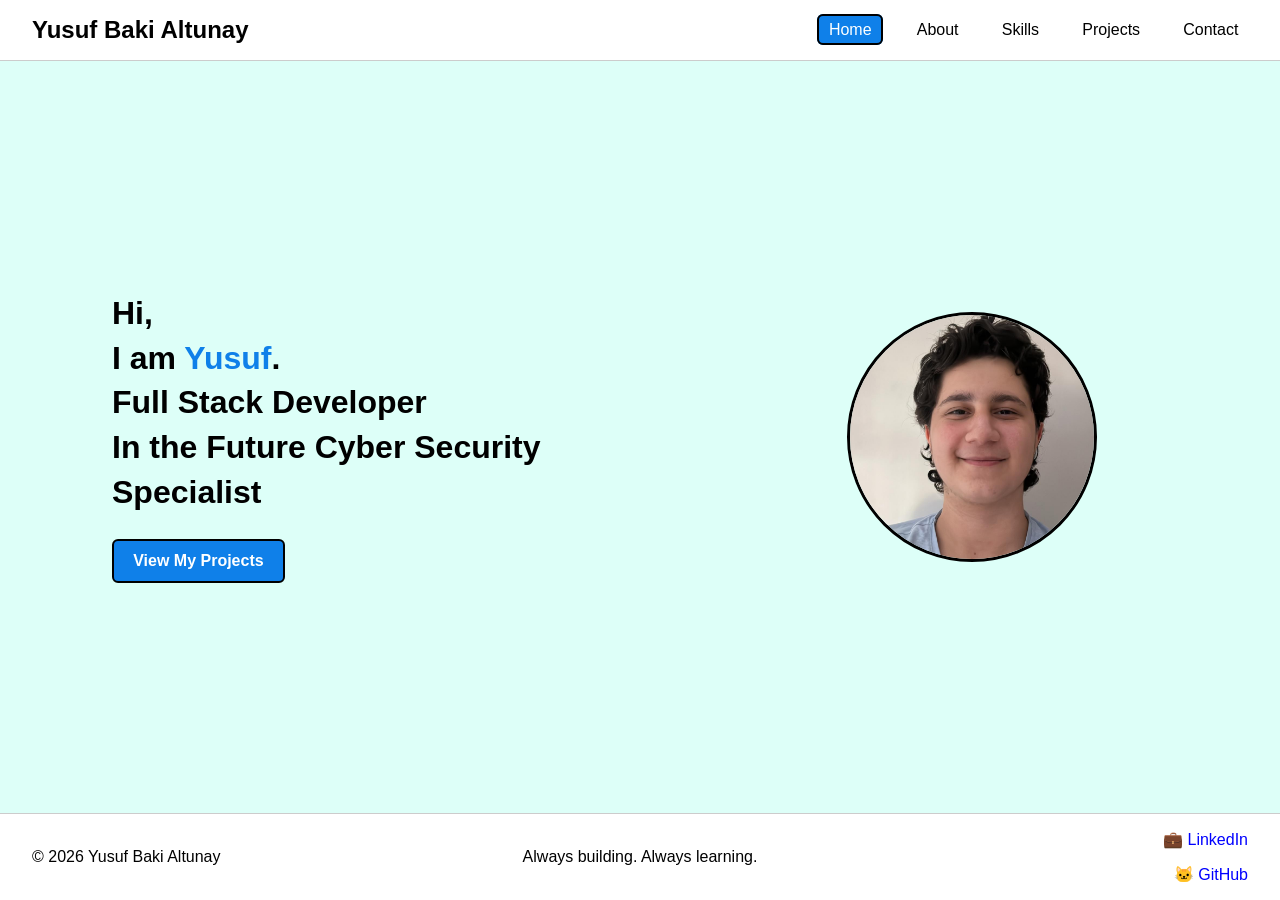
<file: index.html>
<!DOCTYPE html>
<html lang="nl">

<head>
    <meta charset="UTF-8">
    <meta name="viewport" content="width=device-width, initial-scale=1.0">
    <title>Portfolio</title>
    <link rel="stylesheet" href="style.css">
</head>

<body>

    <header>
        <nav>
            <h1 class="logo">Yusuf Baki Altunay</h1>

            <ul class="nav-links">
                <li><a href="index.html" class="active">Home</a></li>
                <li><a href="about.html">About</a></li>
                <li><a href="skills.html">Skills</a></li>
                <li><a href="projects.html">Projects</a></li>
                <li><a href="contact.html">Contact</a></li>
            </ul>
        </nav>
    </header>

    <main>
        <section class="hero">
    
            <article class="hero-text">
                <h2>
                    Hi,<br>
                    I am <span class="highlight">Yusuf</span>.<br>
                    Full Stack Developer<br>
                    In the Future Cyber Security Specialist
                </h2>
    
                <a href="projects.html" class="cta-button">
                    View My Projects
                </a>
            </article>
    
            <article class="hero-image">
                <img src="./img/profile.JPG" alt="Profielfoto van Yusuf">
            </article>
    
        </section>
    </main>

    <footer>
        <section class="footer-left">
            <p>© 2026 Yusuf Baki Altunay</p>
        </section>

        <section class="footer-center">
            <p>Always building. Always learning.</p>
        </section>

        <section class="footer-right">
            <a href="https://www.linkedin.com/in/yusufbakialtunay">💼 LinkedIn</a>
            <a href="https://github.com/YusufBakiAltunay">🐱 GitHub</a>
        </section>
    </footer>

</body>

</html>
</file>
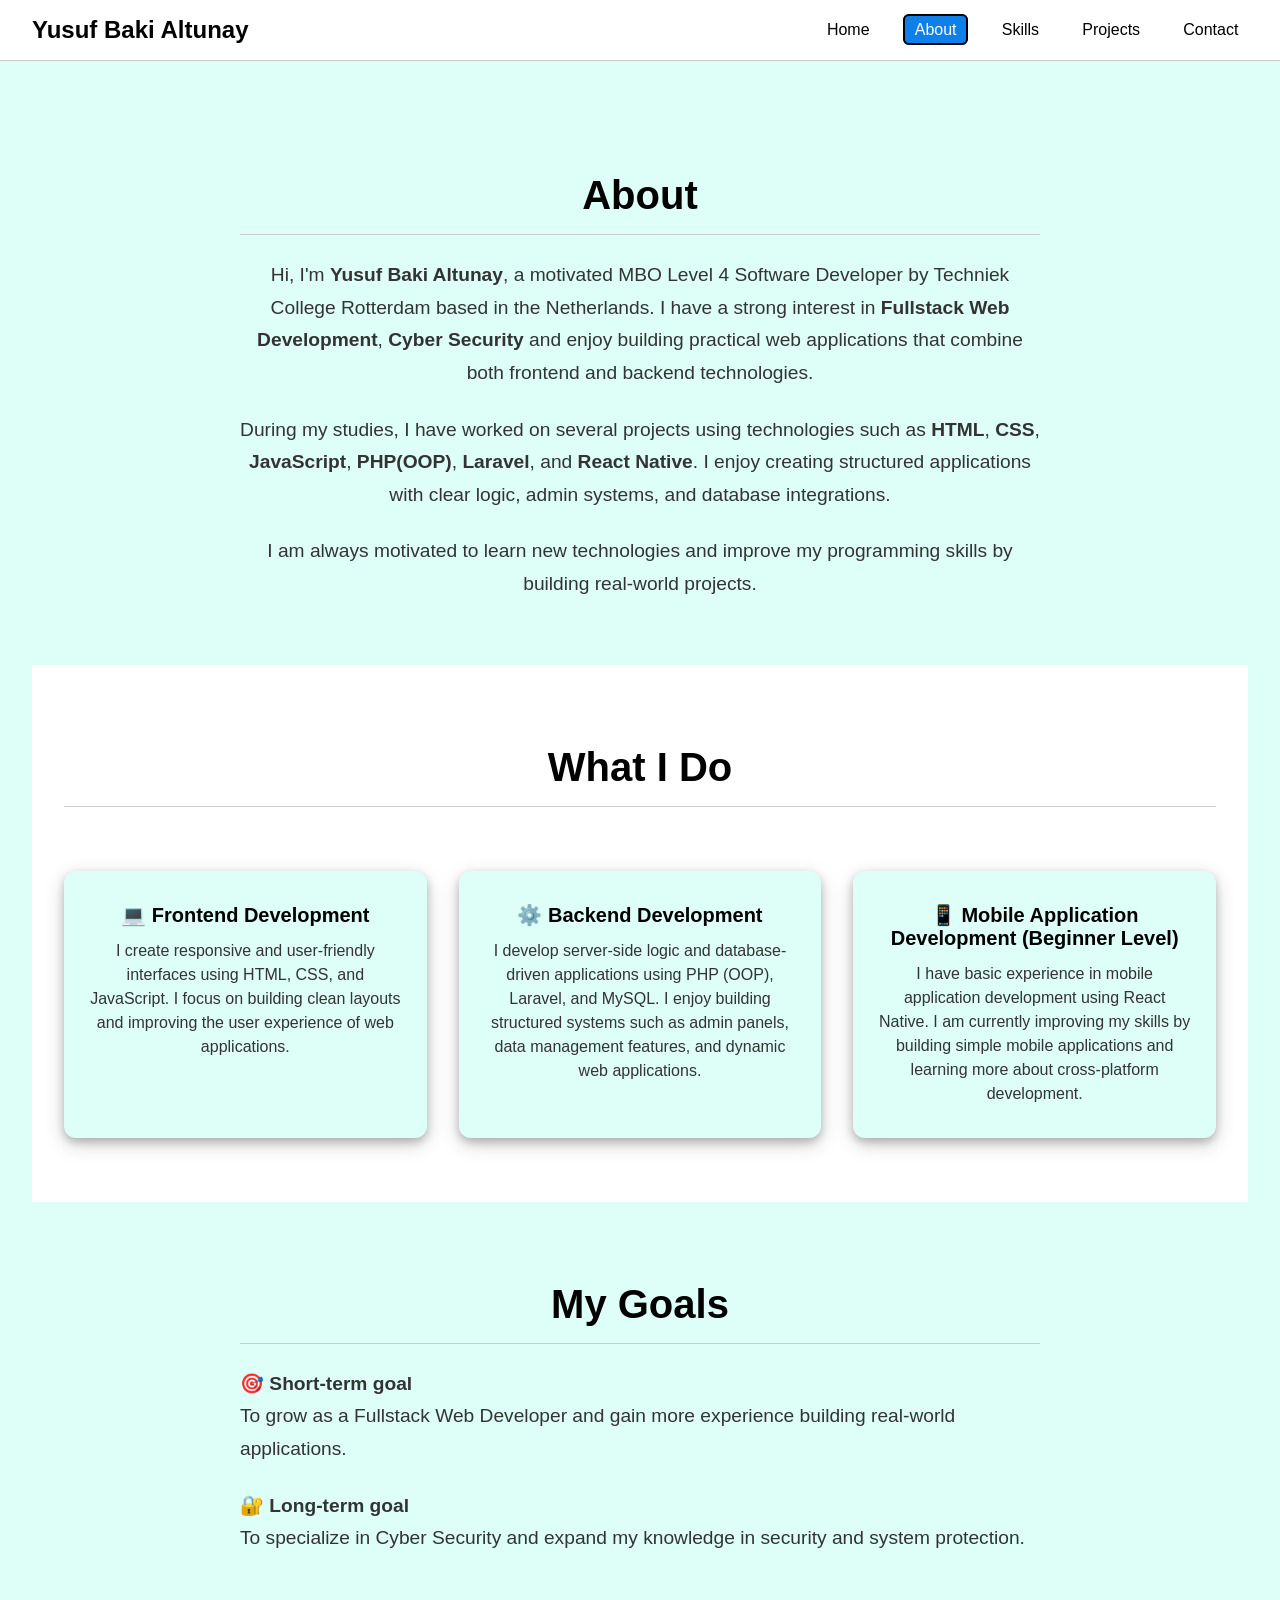
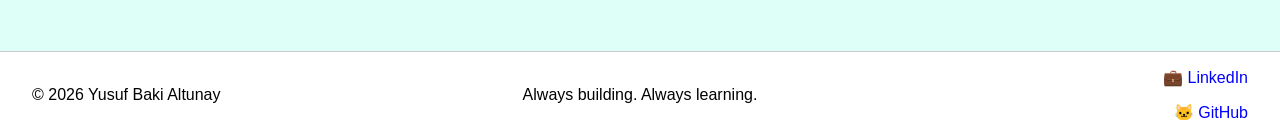
<file: about.html>
<!DOCTYPE html>
<html lang="nl">

<head>
    <meta charset="UTF-8">
    <meta name="viewport" content="width=device-width, initial-scale=1.0">
    <title>Portfolio</title>
    <link rel="stylesheet" href="style.css">
</head>

<body>

    <header>
        <nav>
            <h1 class="logo">Yusuf Baki Altunay</h1>

            <ul class="nav-links">
                <li><a href="index.html" >Home</a></li>
                <li><a href="about.html" class="active">About</a></li>
                <li><a href="skills.html">Skills</a></li>
                <li><a href="projects.html">Projects</a></li>
                <li><a href="contact.html">Contact</a></li>
            </ul>
        </nav>
    </header>

    <main class="about-main">
    
        <section class="about-section section-1">
            <article class="about-content">
        
                <header>
                    <h2>About</h2>
                </header>
        
                <p>
                    Hi, I'm <b>Yusuf Baki Altunay</b>, a motivated MBO Level 4 Software Developer by Techniek College Rotterdam based
                    in the Netherlands. I have a strong interest in <b>Fullstack Web Development</b>, <b>Cyber Security</b> and enjoy building
                    practical web applications that combine both frontend and backend technologies.
                </p>
        
                <p>
                    During my studies, I have worked on several projects using technologies such as <b>HTML</b>, <b>CSS</b>, <b>JavaScript</b>, <b>PHP(OOP)</b>, <b>Laravel</b>, and <b>React Native</b>. I enjoy creating structured applications with clear logic, admin systems,
                    and database integrations.
                </p>
        
                <p>
                    I am always motivated to learn new technologies and improve my programming skills by building real-world
                    projects.
                </p>
        
            </article>
        </section>
    
        <section class="about-section section-2">
            <article class="whatido-content">
        
                <header>
                    <h2>What I Do</h2>
                </header>
        
                <div class="cards-container">
        
                    <div class="card">
                        <h3>💻 Frontend Development</h3>
                        <p>I create responsive and user-friendly interfaces using HTML, CSS, and JavaScript. I focus on building clean layouts and
                        improving the user experience of web applications.</p>
                    </div>
        
                    <div class="card">
                        <h3>⚙️ Backend Development</h3>
                        <p>I develop server-side logic and database-driven applications using PHP (OOP), Laravel, and MySQL. I enjoy building
                        structured systems such as admin panels, data management features, and dynamic web applications.</p>
                    </div>
        
                    <div class="card">
                        <h3>📱 Mobile Application Development (Beginner Level)</h3>
                        <p>I have basic experience in mobile application development using React Native. I am currently improving my skills by
                        building simple mobile applications and learning more about cross-platform development.</p>
                    </div>
        
                </div>
        
            </article>
        </section>
    
        
        <section class="about-section section-3">
            <article class="about-content">
        
                <header>
                    <h2>My Goals</h2>
                </header>
        
                <p>
                    <b>🎯 Short-term goal</b><br>
                    To grow as a Fullstack Web Developer and gain more experience building real-world applications.
                </p>
        
                <p>
                    <b>🔐 Long-term goal</b><br>
                    To specialize in Cyber Security and expand my knowledge in security and system protection.
                </p>
        
            </article>
        </section>
    
    </main>

    <footer>
        <section class="footer-left">
            <p>© 2026 Yusuf Baki Altunay</p>
        </section>

        <section class="footer-center">
            <p>Always building. Always learning.</p>
        </section>

        <section class="footer-right">
            <a href="https://www.linkedin.com/in/yusufbakialtunay">💼 LinkedIn</a>
            <a href="https://github.com/YusufBakiAltunay">🐱 GitHub</a>
        </section>
    </footer>

</body>

</html>
</file>
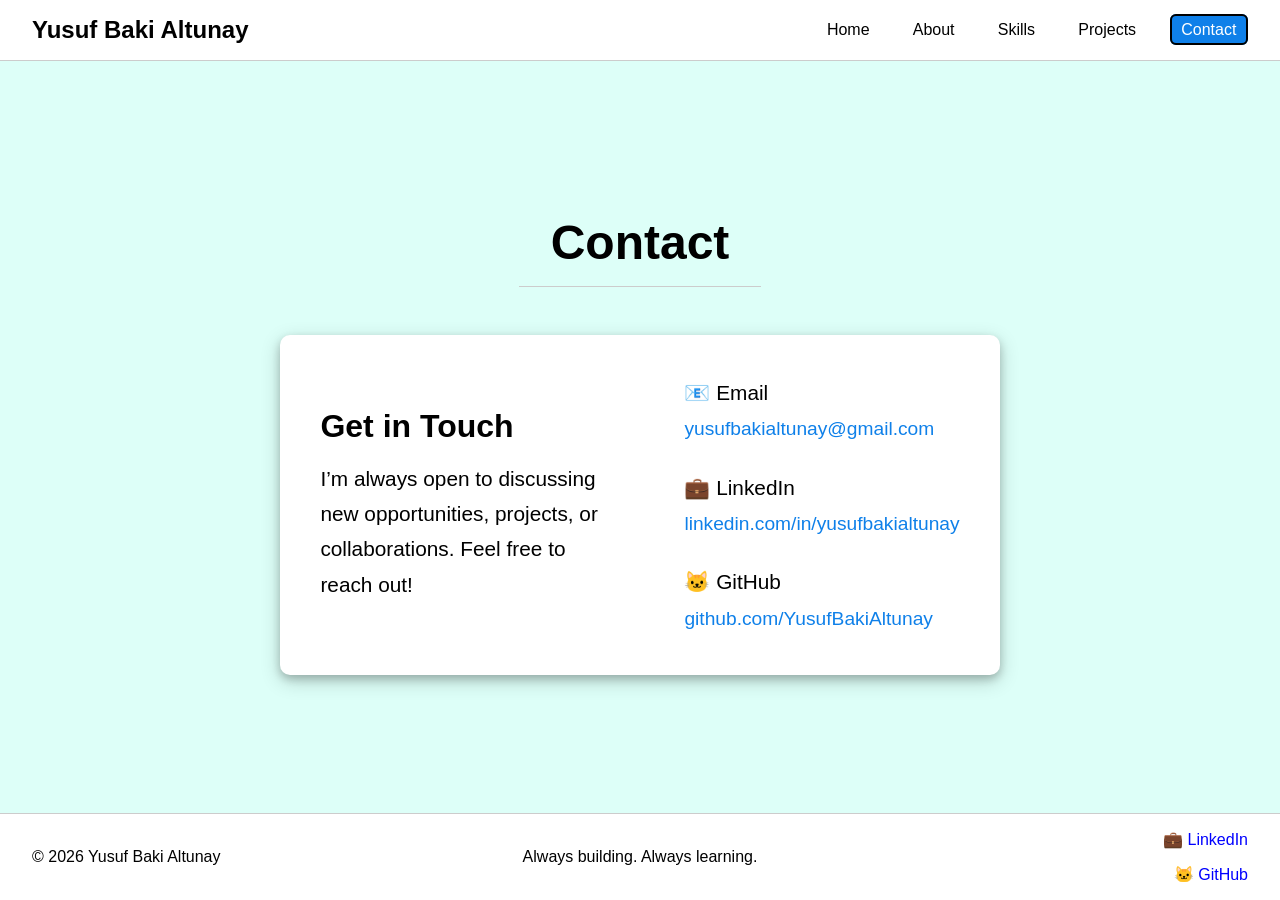
<file: contact.html>
<!DOCTYPE html>
<html lang="nl">

<head>
    <meta charset="UTF-8">
    <meta name="viewport" content="width=device-width, initial-scale=1.0">
    <title>Portfolio</title>
    <link rel="stylesheet" href="style.css">
</head>

<body>

    <header>
        <nav>
            <h1 class="logo">Yusuf Baki Altunay</h1>

            <ul class="nav-links">
                <li><a href="index.html">Home</a></li>
                <li><a href="about.html">About</a></li>
                <li><a href="skills.html">Skills</a></li>
                <li><a href="projects.html">Projects</a></li>
                <li><a href="contact.html" class="active">Contact</a></li>
            </ul>
        </nav>
    </header>

    <main>
        <section class="contact-section">
    
            <header>
                <h2>Contact</h2>
            </header>
    
            <div class="contact-container">
    
                
                <article class="contact-left">
                    <h3>Get in Touch</h3>
                    <p>
                        I’m always open to discussing new opportunities, projects, or collaborations.
                        Feel free to reach out!
                    </p>
                </article>
    
                
                <article class="contact-right">
                    <p>📧 Email<br>
                        <a href="mailto:yusufbakialtunay@gmail.com">yusufbakialtunay@gmail.com</a>
                    </p>
    
                    <p>💼 LinkedIn<br>
                        <a href="https://www.linkedin.com/in/yusufbakialtunay" target="_blank">
                            linkedin.com/in/yusufbakialtunay
                        </a>
                    </p>
    
                    <p>🐱 GitHub<br>
                        <a href="https://github.com/YusufBakiAltunay" target="_blank">
                            github.com/YusufBakiAltunay
                        </a>
                    </p>
                </article>
    
            </div>
    
        </section>
    </main>

    <footer>
        <section class="footer-left">
            <p>© 2026 Yusuf Baki Altunay</p>
        </section>

        <section class="footer-center">
            <p>Always building. Always learning.</p>
        </section>

        <section class="footer-right">
            <a href="https://www.linkedin.com/in/yusufbakialtunay">💼 LinkedIn</a>
            <a href="https://github.com/YusufBakiAltunay">🐱 GitHub</a>
        </section>
    </footer>

</body>

</html>
</file>
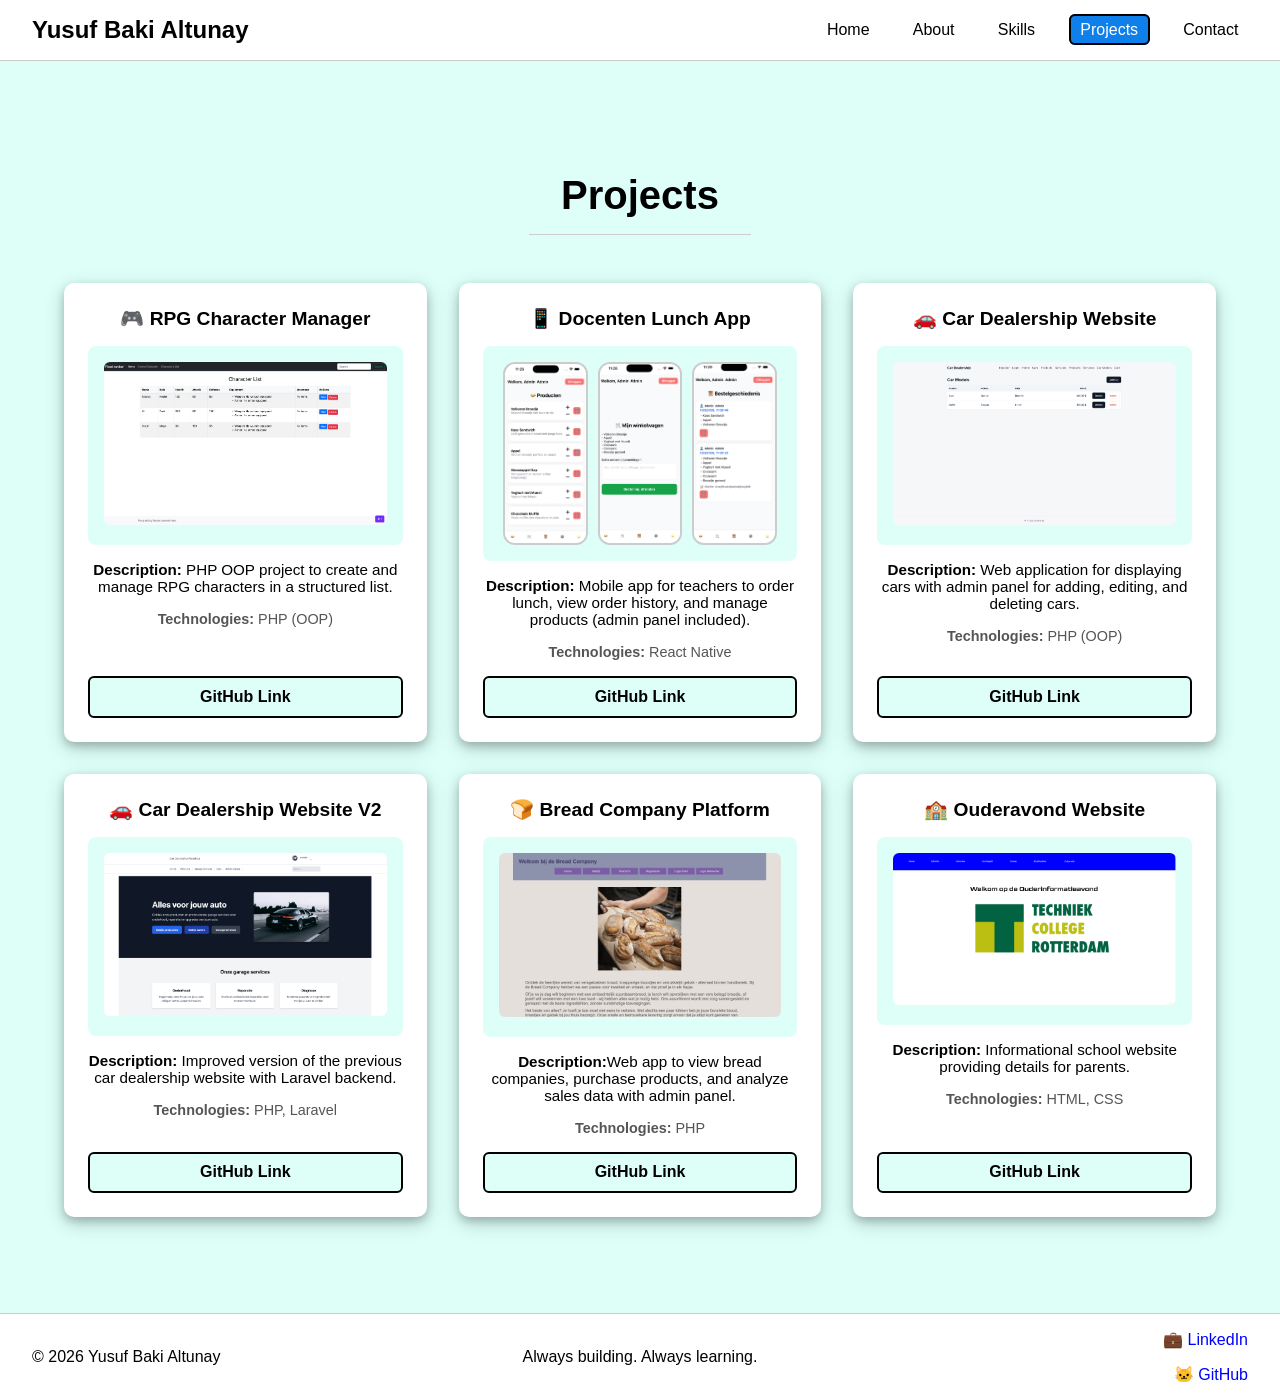
<file: projects.html>
<!DOCTYPE html>
<html lang="nl">

<head>
    <meta charset="UTF-8">
    <meta name="viewport" content="width=device-width, initial-scale=1.0">
    <title>Portfolio</title>
    <link rel="stylesheet" href="style.css">
</head>

<body>

    <header>
        <nav>
            <h1 class="logo">Yusuf Baki Altunay</h1>

            <ul class="nav-links">
                <li><a href="index.html">Home</a></li>
                <li><a href="about.html">About</a></li>
                <li><a href="skills.html">Skills</a></li>
                <li><a href="projects.html" class="active">Projects</a></li>
                <li><a href="contact.html">Contact</a></li>
            </ul>
        </nav>
    </header>

    <main>
        <section class="projects-section">
    
            <header>
                <h2>Projects</h2>
            </header>
    
            <div class="projects-grid">
    
                
                <article class="project-card">
                    <h3>🎮 RPG Character Manager</h3>
    
                    <div class="image-wrapper">
                        <img src="./img/rpg.png" alt="Project screenshot">
                    </div>
    
                    <p class="description"><b>Description:</b> PHP OOP project to create and manage RPG characters in a structured list.</p>
                    <p class="technologies"><b>Technologies:</b> PHP (OOP)</p>
    
                    <a href="https://github.com/YusufBakiAltunay/RPG-Character-Manager" class="project-btn">GitHub Link</a>
                </article>
    
                
                <article class="project-card">
                    <h3>📱 Docenten Lunch App</h3>
                    <div class="image-wrapper special">
                        <img src="./img/react1.png" alt="Project screenshot">
                        <img src="./img/react2.png" alt="Project screenshot">
                        <img src="./img/react3.png" alt="Project screenshot">
                    </div>
                    <p class="description"><b>Description:</b> Mobile app for teachers to order lunch, view order history, and manage products (admin panel included).</p>
                    <p class="technologies"><b>Technologies:</b> React Native</p>
                    <a href="https://github.com/YusufBakiAltunay/Docentenlunch" class="project-btn">GitHub Link</a>
                </article>
    
                <article class="project-card">
                    <h3>🚗 Car Dealership Website</h3>
                    <div class="image-wrapper">
                        <img src="./img/car1.png" alt="Project screenshot">
                    </div>
                    <p class="description"><b>Description:</b> Web application for displaying cars with admin panel for adding, editing, and deleting cars.</p>
                    <p class="technologies"><b>Technologies:</b> PHP (OOP)</p>
                    <a href="https://github.com/YusufBakiAltunay/Car-Dealership-Website" class="project-btn">GitHub Link</a>
                </article>
    
                <article class="project-card">
                    <h3>🚗 Car Dealership Website V2</h3>
                    <div class="image-wrapper">
                        <img src="./img/car2.png" alt="Project screenshot">
                    </div>
                    <p class="description"><b>Description:</b> Improved version of the previous car dealership website with Laravel backend.</p>
                    <p class="technologies"><b>Technologies:</b> PHP, Laravel</p>
                    <a href="https://github.com/YusufBakiAltunay/Car-Dealership-Website-V2" class="project-btn">GitHub Link</a>
                </article>
    
                <article class="project-card">
                    <h3>🍞 Bread Company Platform</h3>
                    <div class="image-wrapper">
                        <img src="./img/bread.png" alt="Project screenshot">
                    </div>
                    <p class="description"><b>Description:</b>Web app to view bread companies, purchase products, and analyze sales data with admin panel.</p>
                    <p class="technologies"><b>Technologies:</b> PHP</p>
                    <a href="https://github.com/YusufBakiAltunay/Bread-Companies" class="project-btn">GitHub Link</a>
                </article>
    
                <article class="project-card">
                    <h3>🏫 Ouderavond Website</h3>
                    <div class="image-wrapper">
                        <img src="./img/ouderavond.png" alt="Project screenshot">
                    </div>
                    <p class="description"><b>Description:</b> Informational school website providing details for parents.
</p>
                    <p class="technologies"><b>Technologies:</b> HTML, CSS</p>
                    <a href="https://github.com/YusufBakiAltunay/Ouderaond-Website" class="project-btn">GitHub Link</a>
                </article>
    
            </div>
    
        </section>
    </main>

    <footer>
        <section class="footer-left">
            <p>© 2026 Yusuf Baki Altunay</p>
        </section>

        <section class="footer-center">
            <p>Always building. Always learning.</p>
        </section>

        <section class="footer-right">
            <a href="https://www.linkedin.com/in/yusufbakialtunay">💼 LinkedIn</a>
            <a href="https://github.com/YusufBakiAltunay">🐱 GitHub</a>
        </section>
    </footer>

</body>

</html>
</file>
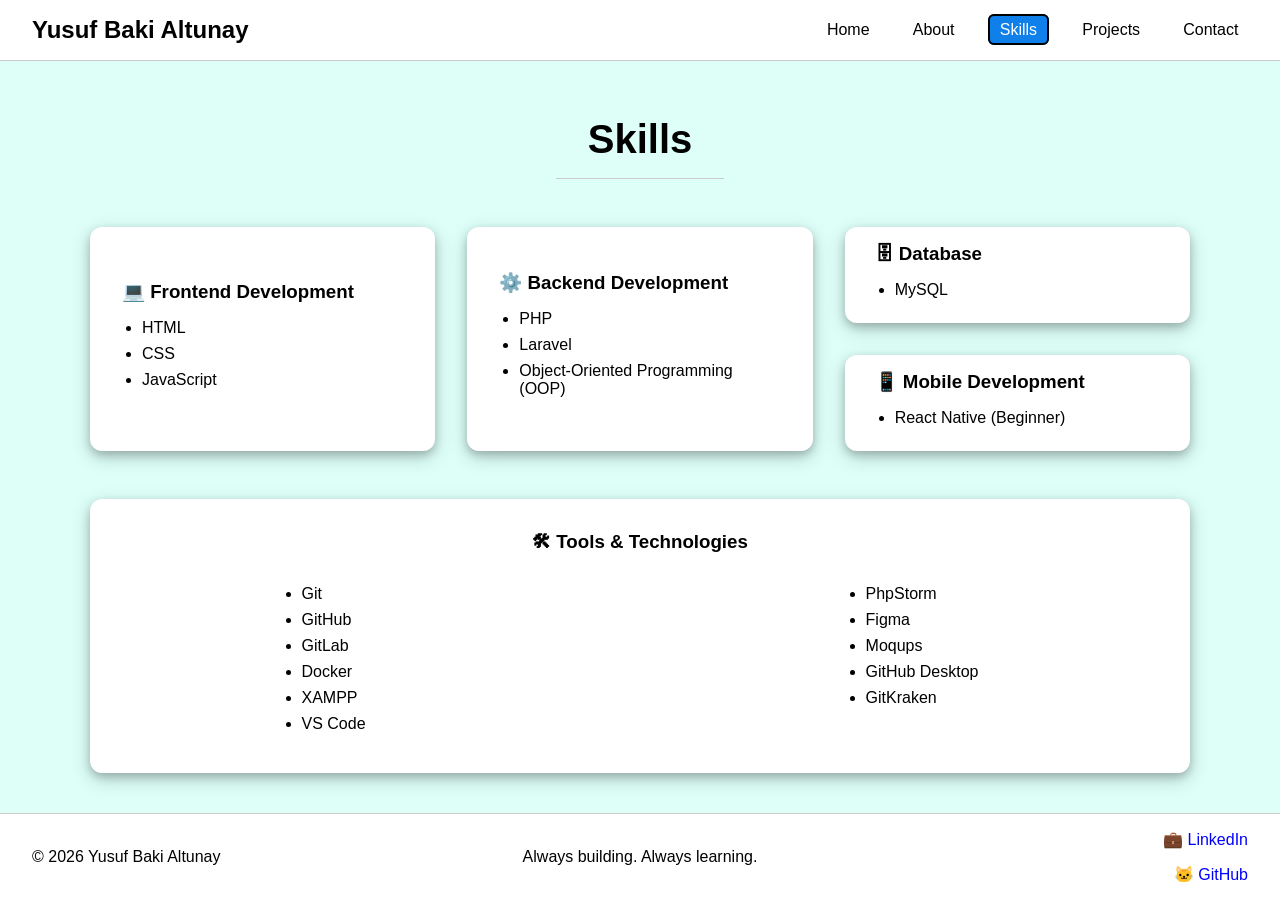
<file: skills.html>
<!DOCTYPE html>
<html lang="nl">

<head>
    <meta charset="UTF-8">
    <meta name="viewport" content="width=device-width, initial-scale=1.0">
    <title>Portfolio</title>
    <link rel="stylesheet" href="style.css">
</head>

<body>

    <header>
        <nav>
            <h1 class="logo">Yusuf Baki Altunay</h1>

            <ul class="nav-links">
                <li><a href="index.html">Home</a></li>
                <li><a href="about.html">About</a></li>
                <li><a href="skills.html" class="active">Skills</a></li>
                <li><a href="projects.html">Projects</a></li>
                <li><a href="contact.html">Contact</a></li>
            </ul>
        </nav>
    </header>

<main>
    <section class="skills-section">

        <header>
            <h2>Skills</h2>
        </header>

       
        <div class="skills-top">

            
            <article class="skill-card large">
                <h3>💻 Frontend Development</h3>
                <ul>
                    <li>HTML</li>
                    <li>CSS</li>
                    <li>JavaScript</li>
                </ul>
            </article>

           
            <article class="skill-card large">
                <h3>⚙️ Backend Development</h3>
                <ul>
                    <li>PHP</li>
                    <li>Laravel</li>
                    <li>Object-Oriented Programming (OOP)</li>
                </ul>
            </article>

          
            <article class="skill-card small">
                <h3>🗄 Database</h3>
                <ul>
                    <li>MySQL</li>
                </ul>
            </article>

            
            <article class="skill-card small">
                <h3>📱 Mobile Development</h3>
                <ul>
                    <li>React Native (Beginner)</li>
                </ul>
            </article>

        </div>

       
        <article class="skill-card bottom">
            <h3>🛠 Tools & Technologies</h3>

            <div class="bottom-lists">
                <ul>
                    <li>Git</li>
                    <li>GitHub</li>
                    <li>GitLab</li>
                    <li>Docker</li>
                    <li>XAMPP</li>
                    <li>VS Code</li>
                </ul>

                <ul>
                    <li>PhpStorm</li>
                    <li>Figma</li>
                    <li>Moqups</li>
                    <li>GitHub Desktop</li>
                    <li>GitKraken</li>
                </ul>
            </div>
        </article>

    </section>
</main>

    <footer>
        <section class="footer-left">
            <p>© 2026 Yusuf Baki Altunay</p>
        </section>

        <section class="footer-center">
            <p>Always building. Always learning.</p>
        </section>

        <section class="footer-right">
            <a href="https://www.linkedin.com/in/yusufbakialtunay">💼 LinkedIn</a>
            <a href="https://github.com/YusufBakiAltunay">🐱 GitHub</a>
        </section>
    </footer>

</body>

</html>
</file>
<file: style.css>
* {
    margin: 0;
    padding: 0;
    box-sizing: border-box;
}


body {
    display: grid;
    grid-template-rows: auto 1fr auto;
    min-height: 100vh;
    font-family: Arial, sans-serif;
}

/* ================= HEADER ================= */

header {
    padding: 1rem 2rem;
    border-bottom: 1px solid #ccc;
}

nav {
    display: flex;
    justify-content: space-between;
    align-items: center;
}

.logo {
    font-size: 1.5rem;
}

.nav-links {
    display: flex;
    list-style: none;
    gap: 1.5rem;
}

.nav-links a {
    text-decoration: none;
    color: black;
    padding: 0.3rem 0.6rem;
}

.nav-links a.active {
    border: 2px solid black;
    border-radius: 6px;
    background-color: #0F80E9;
    color: white;
}

/* ================= MAIN ================= */

main {
    display: grid;
    place-items: center;
    padding: 2rem;
    background-color: #DDFFF8;
}

section {
    display: flex;
    flex-direction: column;
    gap: 1rem;
}

/* ================= FOOTER ================= */

footer {
    display: grid;
    grid-template-columns: 1fr 1fr 1fr;
    padding: 1rem 2rem;
    border-top: 1px solid #ccc;
    align-items: center;
}

.footer-left {
    text-align: left;
}

.footer-center {
    text-align: center;
}

.footer-right {
    text-align: right;
}

.footer-right a {
    margin-left: 1rem;
    text-decoration: none;
    color: blue;
}



/* ================= HOME ================= */

.hero {
    display: grid;
    grid-template-columns: 1fr 1fr;
    align-items: center;
    gap: 2rem;
    padding-left: 80px;
}

.hero-text h2 {
    font-size: 2rem;
    line-height: 1.4;
}

.cta-button {
    display: inline-block;
    margin-top: 1.5rem;
    padding: 0.7rem 1.2rem;
    border: 2px solid black;
    border-radius: 6px;
    text-decoration: none;
    color: white;
    font-weight: bold;
    background-color: #0F80E9;
}

.cta-button:hover {
    background-color: black;
    color: white;
}

.hero-image {
    display: flex;
    justify-content: center;
}

.hero-image img {
    width: 250px;
    height: 250px;
    object-fit: cover;
    border-radius: 50%;
    border: 3px solid black;
}

.highlight {
    color: #0F80E9;
}


/* ================= About ================= */

.about-main {
    width: 100%;
}


.about-section {
    padding: 4rem 2rem;
}

.about-content {
    max-width: 800px;
    margin: 0 auto;
    text-align: center;
    display: flex;
    flex-direction: column;
    gap: 1.5rem;
}


.about-content h2 {
    font-size: clamp(2rem, 4vw, 2.5rem);
    font-weight: bold;
}


.about-content p {
    font-size: clamp(1rem, 2vw, 1.2rem);
    line-height: 1.7;
    color: #333;
}





.section-2 {
    width: 100%;
    background-color: #ffffff;
    padding: 4rem 2rem;
}


.whatido-content {
    max-width: 1200px;
    margin: 0 auto;
    text-align: center;
    display: flex;
    flex-direction: column;
    gap: 2rem;
}

.whatido-content h2{
    font-size: clamp(2rem, 4vw, 2.5rem);
    font-weight: bold;
}



.cards-container {
    display: grid;
    grid-template-columns: repeat(3, 1fr);
    gap: 2rem;
    width: 100%;
    margin-top: 2rem;
}


.card {
    background-color: #DDFFF8;
    padding: 2rem 1.5rem;
    border-radius: 12px;
    display: flex;
    flex-direction: column;
    align-items: center;
    text-align: center;
    box-shadow: 0 4px 8px 0 rgba(0, 0, 0, 0.2), 0 6px 20px 0 rgba(0, 0, 0, 0.19);
}


.card h3 {
    font-size: 1.25rem;
    font-weight: bold;
    margin-bottom: 0.75rem;
}


.card p {
    font-size: 1rem;
    line-height: 1.5;
    color: #333;
}





.section-3 {
    padding: 4rem 2rem;
}


.section-3 .about-content {
    max-width: 800px;
    margin: 0 auto;
    text-align: left;
    display: flex;
    flex-direction: column;
    gap: 1.5rem;
}


.section-3 .about-content h2 {
    font-size: clamp(2rem, 4vw, 2.5rem);
        font-weight: bold;
    text-align: center;
}


.section-3 .about-content p {
    font-size: clamp(1rem, 2vw, 1.2rem);
    line-height: 1.7;
    color: #333;
}


/* ================= Skills ================= */



.skills-section {
    background-color: #DDFFF8;
    display: flex;
    flex-direction: column;
    align-items: center;
    gap: 3rem;
}


.skills-section h2 {
    font-size: clamp(2rem, 4vw, 2.5rem);
    text-align: center;
}



.skills-top {
    display: grid;
    grid-template-columns: 1fr 1fr 1fr;
    grid-template-rows: auto auto;
    gap: 2rem;
    width: 100%;
    max-width: 1100px;
}


.large {
    background: white;
    padding: 2rem;
    border-radius: 12px;
    display: flex;
    flex-direction: column; 
    text-align: left;   
    justify-content: center;
    box-shadow: 0 4px 8px 0 rgba(0, 0, 0, 0.2), 0 6px 20px 0 rgba(0, 0, 0, 0.19);
}

.large li{
    margin-left: 20px;
}


.small {
    background: white;
    padding: 1rem;
    border-radius: 12px;
    padding-left: 30px;
    box-shadow: 0 4px 8px 0 rgba(0, 0, 0, 0.2), 0 6px 20px 0 rgba(0, 0, 0, 0.19);
}

.small li{
    margin-left: 20px;
}


.large:nth-child(1) {
    grid-column: 1;
    grid-row: 1 / span 2;
}

.large:nth-child(2) {
    grid-column: 2;
    grid-row: 1 / span 2;
}

.small:nth-child(3) {
    grid-column: 3;
    grid-row: 1;
}

.small:nth-child(4) {
    grid-column: 3;
    grid-row: 2;
}



.skill-card h3 {
    margin-bottom: 1rem;
}


.skill-card li {
    margin-bottom: 0.5rem;
}



.bottom {
    background: white;
    padding: 2rem;
    border-radius: 12px;
    width: 100%;
    max-width: 1100px;
    display: flex;
    flex-direction: column;
    align-items: center;
    justify-content: center;
    box-shadow: 0 4px 8px 0 rgba(0, 0, 0, 0.2), 0 6px 20px 0 rgba(0, 0, 0, 0.19);
}


.bottom-lists {
    display: flex;
    justify-content: space-between;
    margin-top: 1rem;
    gap: 500px;
}


/* ================= Projects ================= */

.projects-section {
    background-color: #DDFFF8;
    padding: 4rem 2rem;
    min-height: 100vh;

    display: flex;
    flex-direction: column;
    align-items: center;
    gap: 3rem;
}


.projects-section h2 {
    font-size: clamp(2rem, 4vw, 2.5rem);
}


.projects-grid {
    display: grid;
    grid-template-columns: repeat(3, 1fr);
    gap: 2rem;
    width: 100%;
    max-width: 1200px;
}


.project-card {
    background: white;
    border-radius: 10px;
    padding: 1.5rem;
    text-align: center;
    box-shadow: 0 4px 8px 0 rgba(0, 0, 0, 0.2), 0 6px 20px 0 rgba(0, 0, 0, 0.19);
    display: flex;
    flex-direction: column;
    gap: 1rem;
}


.project-card h3 {
    font-size: 1.2rem;
}


.image-wrapper {
    background-color: #DDFFF8;
    padding: 1rem;
    border-radius: 8px;
}

.image-wrapper img {
    width: 100%;
    height: auto;
    border-radius: 6px;
}

.image-wrapper.special {
    display: flex;
    justify-content: center;
    gap: 10px;
    flex-wrap: nowrap;
}


.image-wrapper.special img {
    width: 30%;
    max-width: 90px;
    border-radius: 12px;
    border: 2px solid #ccc;
}


.description {
    font-size: 0.95rem;
}


.technologies {
    font-size: 0.9rem;
    color: #555;
}


.project-btn {
    margin-top: auto;
    padding: 0.6rem;
    background-color: #DDFFF8;
    border-radius: 6px;
    text-decoration: none;
    color: black;
    font-weight: bold;
    border: 2px black solid;
}


.project-btn:hover {
    background-color: #0F80E9;
    color: white;
}

/* ================= Contact ================= */

.contact-section {
    min-height: 75vh;
    display: flex;
    flex-direction: column;
    align-items: center;
    justify-content: center;
    gap: 3rem;
}

.contact-section h2 {
    font-size: clamp(2.2rem, 5vw, 3rem);
    text-align: center;
}

.contact-container {
    display: flex;
    grid-template-columns: 1fr 1fr;
    gap: clamp(2rem, 5vw, 6rem);
    max-width: 1000px;
    width: 100%;
    align-items: center;
    justify-content: space-between;
    background-color: white;
    padding: 40px;
    border-radius: 10px;
    box-shadow: 0 4px 8px 0 rgba(0, 0, 0, 0.2), 0 6px 20px 0 rgba(0, 0, 0, 0.19);
}

.contact-left {
    display: flex;
    flex-direction: column;
    gap: 1rem;
    width: 300px;
}

.contact-left h3 {
    font-size: clamp(1.5rem, 3vw, 2rem);
}

.contact-left p {
    font-size: clamp(1.1rem, 2.5vw, 1.3rem);
    line-height: 1.7;
}

.contact-right {
    display: flex;
    flex-direction: column;
    gap: 1.5rem;
}

.contact-right p {
    font-size: clamp(1.1rem, 2.5vw, 1.3rem);
    line-height: 1.7;
}

.contact-right a {
    font-size: clamp(1rem, 2.3vw, 1.2rem);
    text-decoration: none;
    color: #0F80E9;
}

.contact-right a:hover {
    text-decoration: underline;
}

/* ================= RESPONSIVE ================= */


@media (max-width: 768px) {
    nav {
        flex-direction: column;
        gap: 1rem;
    }

    .nav-links {
        flex-wrap: wrap;
        justify-content: center;
    }

    footer {
        grid-template-columns: 1fr;
        text-align: center;
        gap: 1rem;
    }

    .footer-left,
    .footer-center,
    .footer-right {
        text-align: center;
    }

    .hero {
        grid-template-columns: 1fr;
        text-align: center;
        padding-right: 80px;
    }

    .hero-image img {
        width: 180px;
        height: 180px;
    }

    .cards-container {
        grid-template-columns: 1fr;
        gap: 1.5rem;
    }



    .skills-top {
        grid-template-columns: 1fr;
        grid-template-rows: auto;
    }

    .large,
    .small {
        grid-column: auto !important;
        grid-row: auto !important;
    }

    .bottom-lists {
        flex-direction: column;
        gap: 1rem;
    }
        .contact-container {
            grid-template-columns: 1fr;
            text-align: center;
            flex-direction: column;
        }
    
        .contact-left,
        .contact-right {
            align-items: center;
        }
}


@media (max-width: 900px) {
    .projects-grid {
        grid-template-columns: repeat(2, 1fr);
    }
}

@media (max-width: 600px) {
    .projects-grid {
        grid-template-columns: 1fr;
    }
}
</file>
